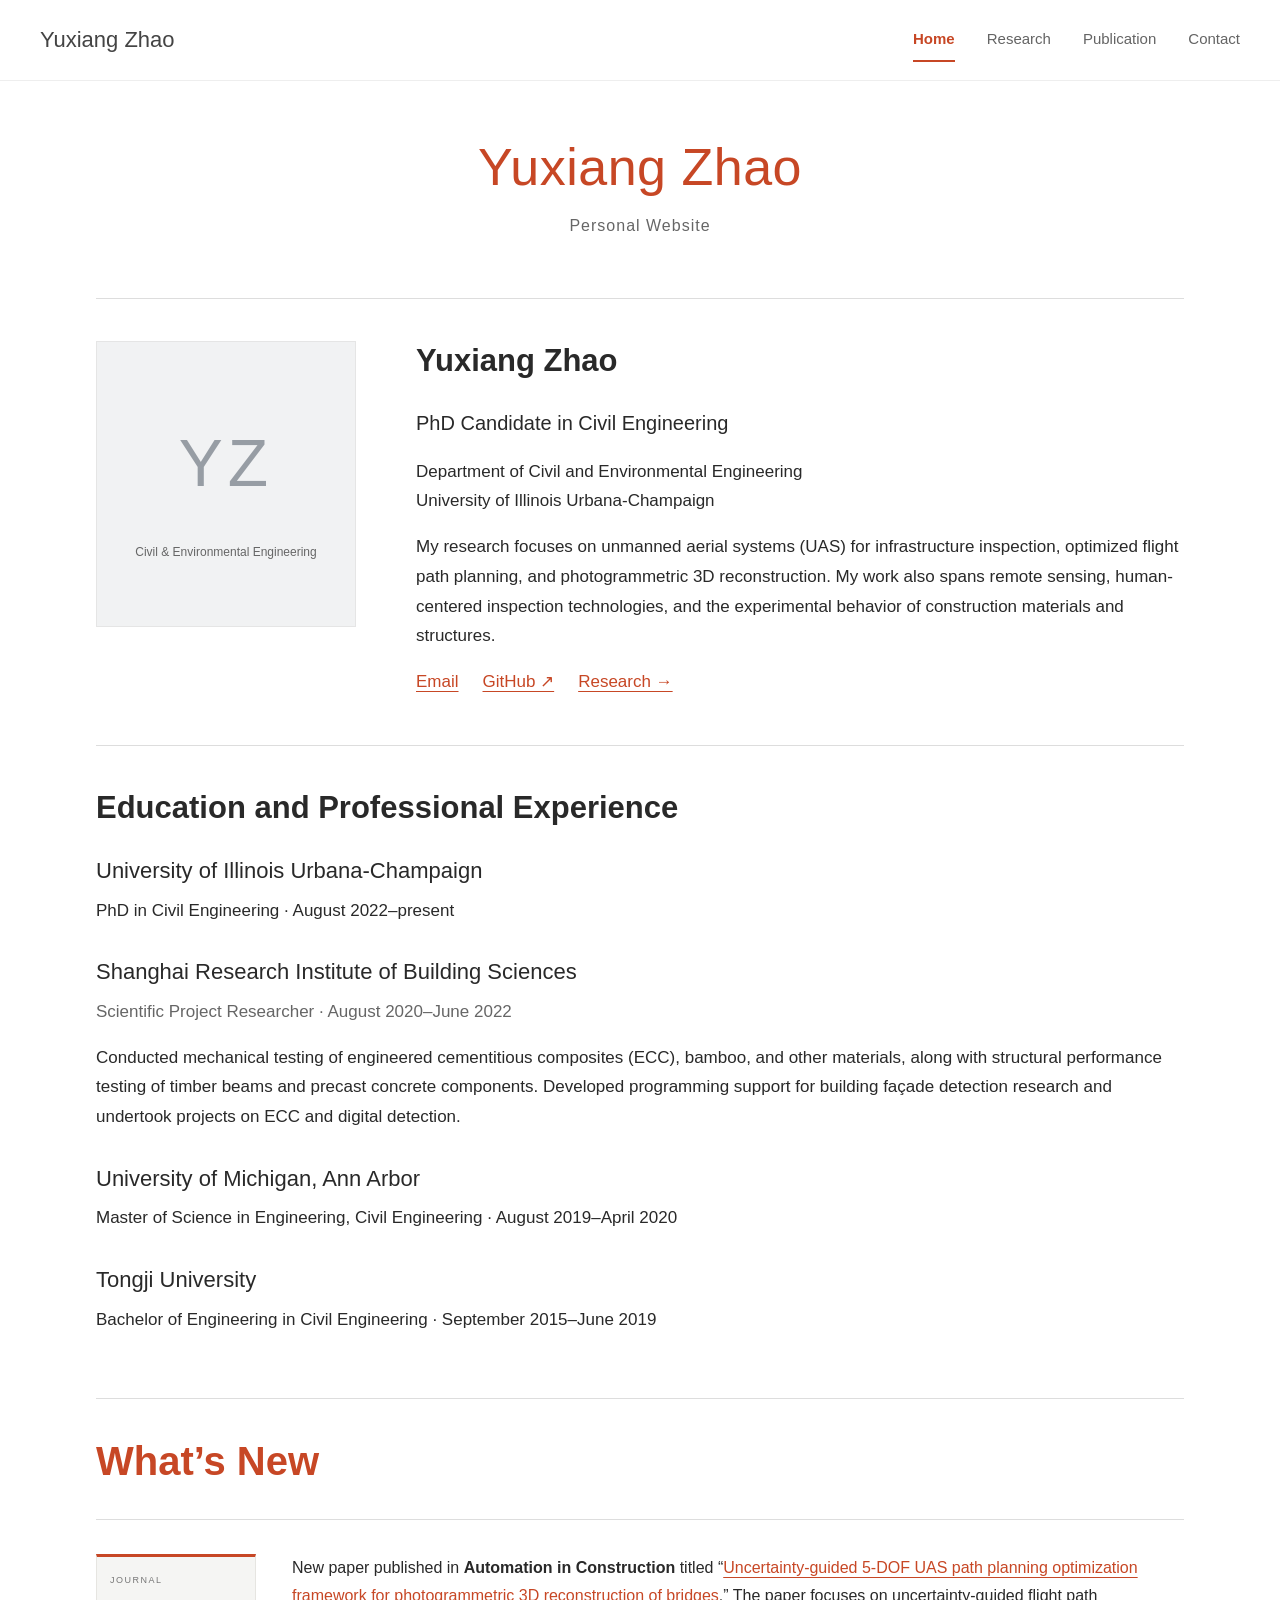
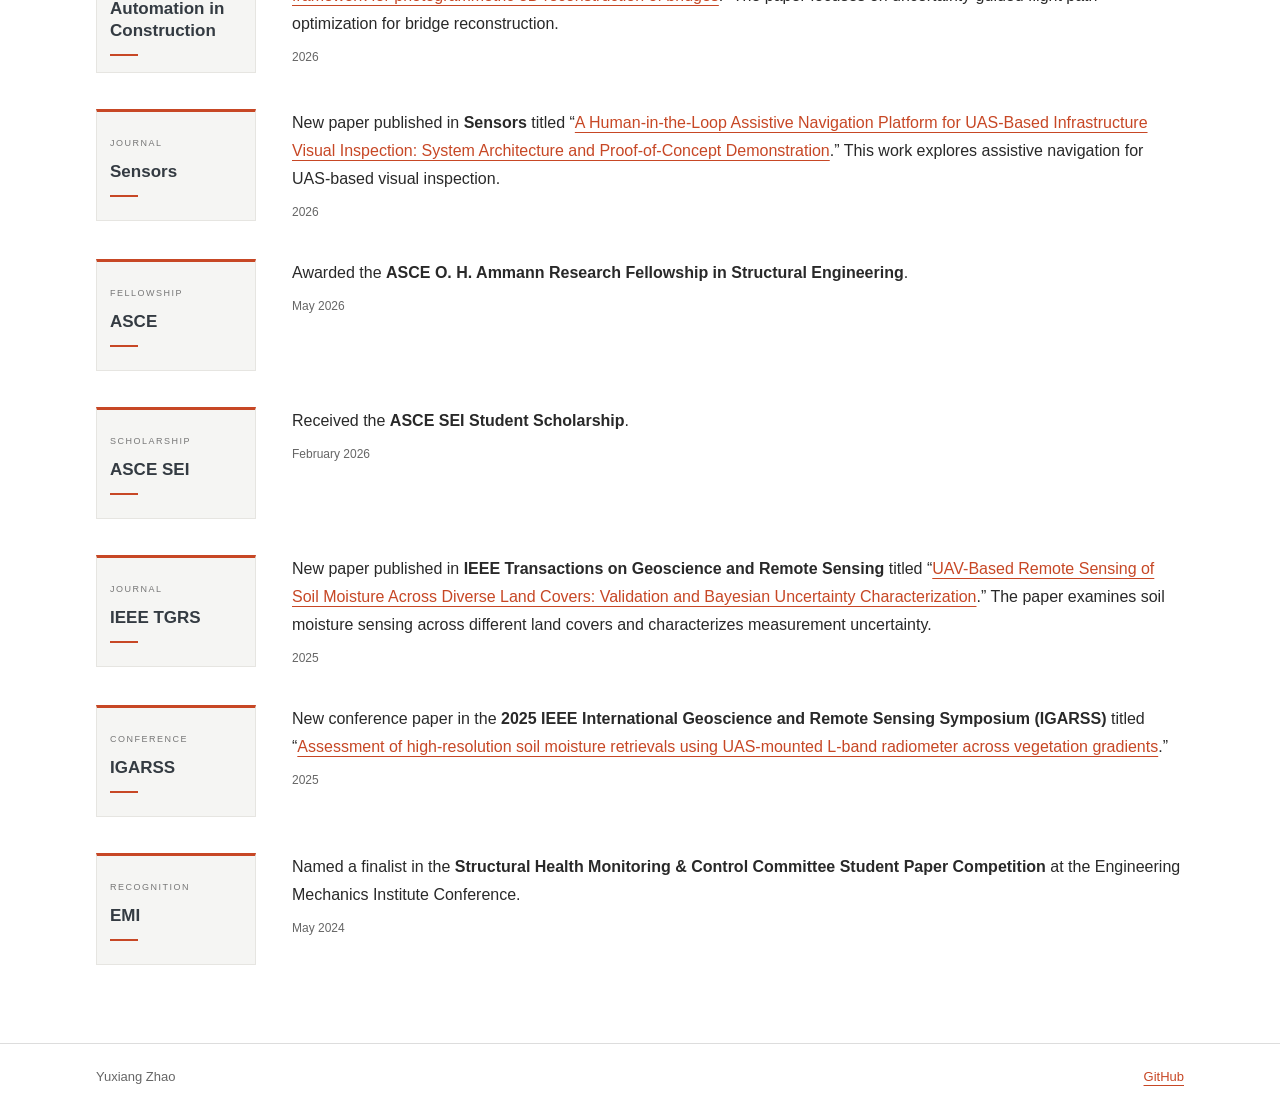
<file: index.html>
<!doctype html>
<html lang="en"><head><meta charset="utf-8"><meta name="viewport" content="width=device-width,initial-scale=1"><meta name="description" content="Yuxiang Zhao — home, research, publications, and contact."><meta name="theme-color" content="#ffffff"><title>Home | Yuxiang Zhao</title><link rel="stylesheet" href="styles.css?v=4"></head><body><a class="skip" href="#main">Skip to content</a><header><div class="header-inner"><a class="site-name" href="index.html">Yuxiang Zhao</a><nav aria-label="Main navigation"><a href="index.html" aria-current="page">Home</a><a href="research.html">Research</a><a href="publication.html">Publication</a><a href="contact.html">Contact</a></nav></div></header><main id="main" class="container"><div class="page-title"><h1>Yuxiang Zhao</h1><p>Personal Website</p></div><section class="introduction"><div class="portrait" role="img" aria-label="Yuxiang Zhao initials"><span>YZ</span><small>Civil &amp; Environmental Engineering</small></div><div><h2>Yuxiang Zhao</h2><p class="lead">PhD Candidate in Civil Engineering</p><p>Department of Civil and Environmental Engineering<br>University of Illinois Urbana-Champaign</p><p>My research focuses on unmanned aerial systems (UAS) for infrastructure inspection, optimized flight path planning, and photogrammetric 3D reconstruction. My work also spans remote sensing, human-centered inspection technologies, and the experimental behavior of construction materials and structures.</p><div class="profile-links"><a href="mailto:zhao132@illinois.edu">Email</a><a href="https://github.com/zhaoyx-uiuc">GitHub ↗</a><a href="research.html">Research →</a></div></div></section><section id="education-experience"><h2>Education and Professional Experience</h2><div class="record"><h3>University of Illinois Urbana-Champaign</h3><p>PhD in Civil Engineering · August 2022–present</p></div><div class="record"><h3>Shanghai Research Institute of Building Sciences</h3><p class="muted">Scientific Project Researcher · August 2020–June 2022</p><p>Conducted mechanical testing of engineered cementitious composites (ECC), bamboo, and other materials, along with structural performance testing of timber beams and precast concrete components. Developed programming support for building façade detection research and undertook projects on ECC and digital detection.</p></div><div class="record"><h3>University of Michigan, Ann Arbor</h3><p>Master of Science in Engineering, Civil Engineering · August 2019–April 2020</p></div><div class="record"><h3>Tongji University</h3><p>Bachelor of Engineering in Civil Engineering · September 2015–June 2019</p></div></section><section id="news" class="news-feed"><h2>What’s New</h2><div class="news-items"><article class="news-item"><div class="news-thumbnail" aria-hidden="true"><span>JOURNAL</span><strong>Automation in Construction</strong><i></i></div><div class="news-copy"><p>New paper published in <strong>Automation in Construction</strong> titled “<a href="publication.html">Uncertainty-guided 5-DOF UAS path planning optimization framework for photogrammetric 3D reconstruction of bridges</a>.” The paper focuses on uncertainty-guided flight path optimization for bridge reconstruction.</p><span class="news-date">2026</span></div></article><article class="news-item"><div class="news-thumbnail" aria-hidden="true"><span>JOURNAL</span><strong>Sensors</strong><i></i></div><div class="news-copy"><p>New paper published in <strong>Sensors</strong> titled “<a href="publication.html">A Human-in-the-Loop Assistive Navigation Platform for UAS-Based Infrastructure Visual Inspection: System Architecture and Proof-of-Concept Demonstration</a>.” This work explores assistive navigation for UAS-based visual inspection.</p><span class="news-date">2026</span></div></article><article class="news-item"><div class="news-thumbnail" aria-hidden="true"><span>FELLOWSHIP</span><strong>ASCE</strong><i></i></div><div class="news-copy"><p>Awarded the <strong>ASCE O. H. Ammann Research Fellowship in Structural Engineering</strong>.</p><span class="news-date">May 2026</span></div></article><article class="news-item"><div class="news-thumbnail" aria-hidden="true"><span>SCHOLARSHIP</span><strong>ASCE SEI</strong><i></i></div><div class="news-copy"><p>Received the <strong>ASCE SEI Student Scholarship</strong>.</p><span class="news-date">February 2026</span></div></article><article class="news-item"><div class="news-thumbnail" aria-hidden="true"><span>JOURNAL</span><strong>IEEE TGRS</strong><i></i></div><div class="news-copy"><p>New paper published in <strong>IEEE Transactions on Geoscience and Remote Sensing</strong> titled “<a href="publication.html">UAV-Based Remote Sensing of Soil Moisture Across Diverse Land Covers: Validation and Bayesian Uncertainty Characterization</a>.” The paper examines soil moisture sensing across different land covers and characterizes measurement uncertainty.</p><span class="news-date">2025</span></div></article><article class="news-item"><div class="news-thumbnail" aria-hidden="true"><span>CONFERENCE</span><strong>IGARSS</strong><i></i></div><div class="news-copy"><p>New conference paper in the <strong>2025 IEEE International Geoscience and Remote Sensing Symposium (IGARSS)</strong> titled “<a href="publication.html">Assessment of high-resolution soil moisture retrievals using UAS-mounted L-band radiometer across vegetation gradients</a>.”</p><span class="news-date">2025</span></div></article><article class="news-item"><div class="news-thumbnail" aria-hidden="true"><span>RECOGNITION</span><strong>EMI</strong><i></i></div><div class="news-copy"><p>Named a finalist in the <strong>Structural Health Monitoring &amp; Control Committee Student Paper Competition</strong> at the Engineering Mechanics Institute Conference.</p><span class="news-date">May 2024</span></div></article></div></section></main><footer><div class="container"><span>Yuxiang Zhao</span><a href="https://github.com/zhaoyx-uiuc">GitHub</a></div></footer></body></html>
</file>
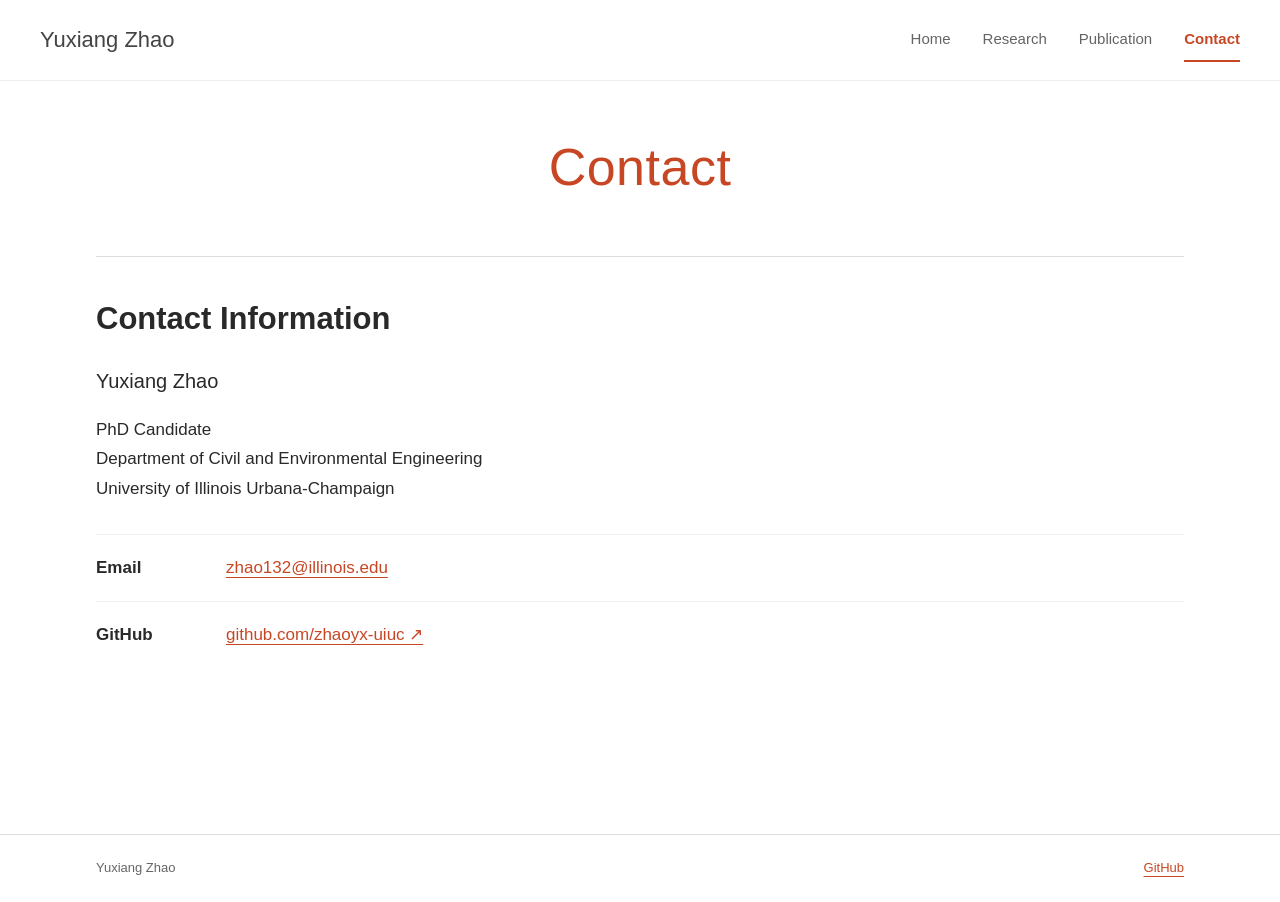
<file: contact.html>
<!doctype html>
<html lang="en"><head><meta charset="utf-8"><meta name="viewport" content="width=device-width,initial-scale=1"><meta name="description" content="Yuxiang Zhao — contact, research, publications, and contact."><meta name="theme-color" content="#ffffff"><title>Contact | Yuxiang Zhao</title><link rel="stylesheet" href="styles.css?v=3"></head><body><a class="skip" href="#main">Skip to content</a><header><div class="header-inner"><a class="site-name" href="index.html">Yuxiang Zhao</a><nav aria-label="Main navigation"><a href="index.html">Home</a><a href="research.html">Research</a><a href="publication.html">Publication</a><a href="contact.html" aria-current="page">Contact</a></nav></div></header><main id="main" class="container"><div class="page-title"><h1>Contact</h1></div><section><h2>Contact Information</h2><p class="lead">Yuxiang Zhao</p><p>PhD Candidate<br>Department of Civil and Environmental Engineering<br>University of Illinois Urbana-Champaign</p><dl class="contact-list"><div><dt>Email</dt><dd><a href="mailto:zhao132@illinois.edu">zhao132@illinois.edu</a></dd></div><div><dt>GitHub</dt><dd><a href="https://github.com/zhaoyx-uiuc">github.com/zhaoyx-uiuc ↗</a></dd></div></dl></section></main><footer><div class="container"><span>Yuxiang Zhao</span><a href="https://github.com/zhaoyx-uiuc">GitHub</a></div></footer></body></html>
</file>
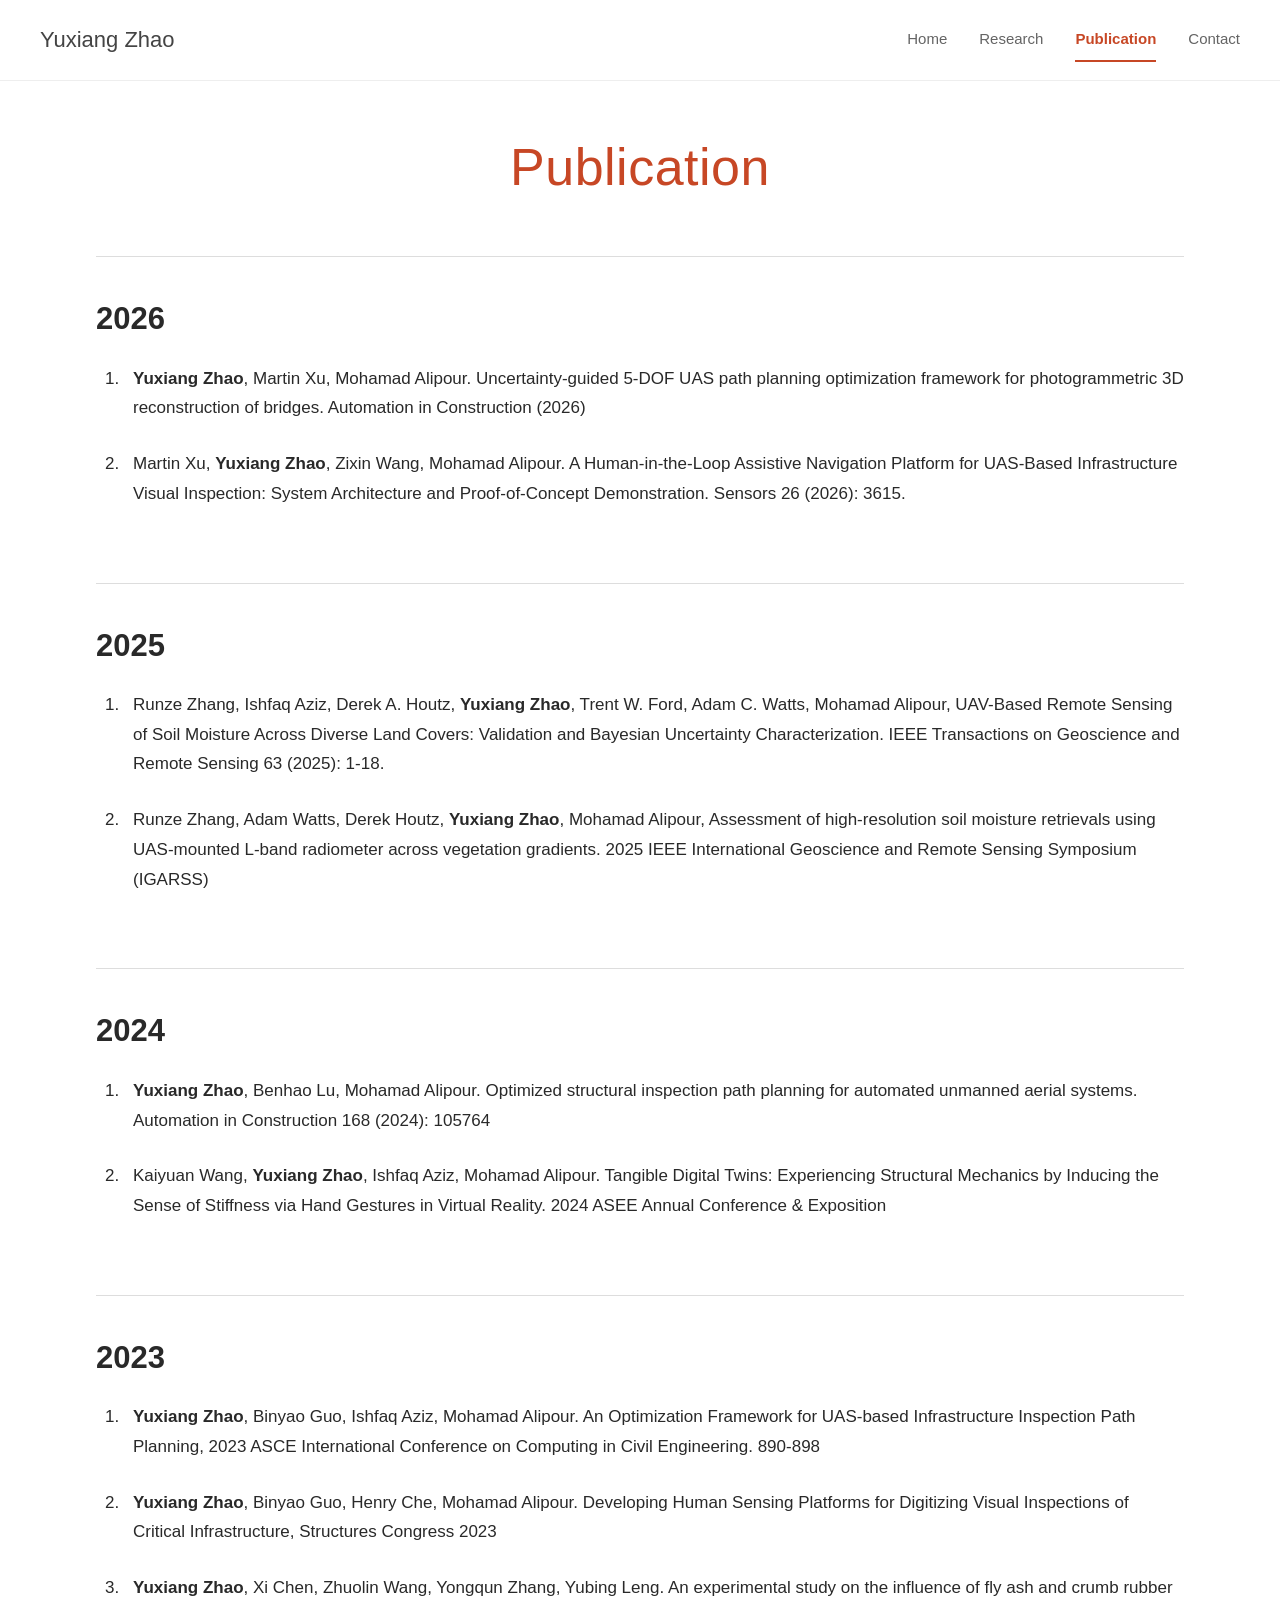
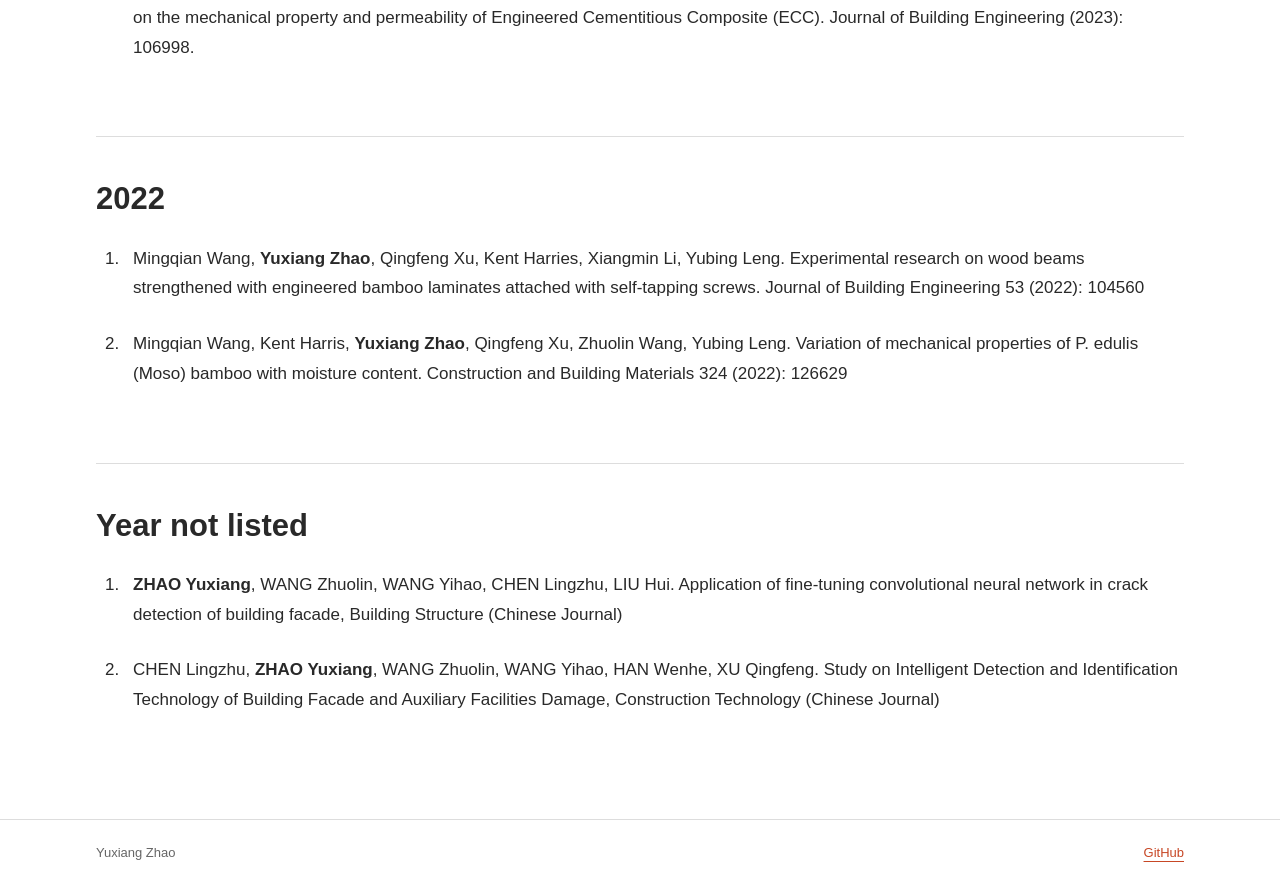
<file: publication.html>
<!doctype html>
<html lang="en"><head><meta charset="utf-8"><meta name="viewport" content="width=device-width,initial-scale=1"><meta name="description" content="Yuxiang Zhao — publication, research, publications, and contact."><meta name="theme-color" content="#ffffff"><title>Publication | Yuxiang Zhao</title><link rel="stylesheet" href="styles.css?v=3"></head><body><a class="skip" href="#main">Skip to content</a><header><div class="header-inner"><a class="site-name" href="index.html">Yuxiang Zhao</a><nav aria-label="Main navigation"><a href="index.html">Home</a><a href="research.html">Research</a><a href="publication.html" aria-current="page">Publication</a><a href="contact.html">Contact</a></nav></div></header><main id="main" class="container"><div class="page-title"><h1>Publication</h1></div><section><h2>2026</h2><ol class="publications"><li><strong>Yuxiang Zhao</strong>, Martin Xu, Mohamad Alipour. Uncertainty-guided 5-DOF UAS path planning optimization framework for photogrammetric 3D reconstruction of bridges. Automation in Construction (2026)</li><li>Martin Xu, <strong>Yuxiang Zhao</strong>, Zixin Wang, Mohamad Alipour. A Human-in-the-Loop Assistive Navigation Platform for UAS-Based Infrastructure Visual Inspection: System Architecture and Proof-of-Concept Demonstration. Sensors 26 (2026): 3615.</li></ol></section><section><h2>2025</h2><ol class="publications"><li>Runze Zhang, Ishfaq Aziz, Derek A. Houtz, <strong>Yuxiang Zhao</strong>, Trent W. Ford, Adam C. Watts, Mohamad Alipour, UAV-Based Remote Sensing of Soil Moisture Across Diverse Land Covers: Validation and Bayesian Uncertainty Characterization. IEEE Transactions on Geoscience and Remote Sensing 63 (2025): 1-18.</li><li>Runze Zhang, Adam Watts, Derek Houtz, <strong>Yuxiang Zhao</strong>, Mohamad Alipour, Assessment of high-resolution soil moisture retrievals using UAS-mounted L-band radiometer across vegetation gradients. 2025 IEEE International Geoscience and Remote Sensing Symposium (IGARSS)</li></ol></section><section><h2>2024</h2><ol class="publications"><li><strong>Yuxiang Zhao</strong>, Benhao Lu, Mohamad Alipour. Optimized structural inspection path planning for automated unmanned aerial systems. Automation in Construction 168 (2024): 105764</li><li>Kaiyuan Wang, <strong>Yuxiang Zhao</strong>, Ishfaq Aziz, Mohamad Alipour. Tangible Digital Twins: Experiencing Structural Mechanics by Inducing the Sense of Stiffness via Hand Gestures in Virtual Reality. 2024 ASEE Annual Conference &amp; Exposition</li></ol></section><section><h2>2023</h2><ol class="publications"><li><strong>Yuxiang Zhao</strong>, Binyao Guo, Ishfaq Aziz, Mohamad Alipour. An Optimization Framework for UAS-based Infrastructure Inspection Path Planning, 2023 ASCE International Conference on Computing in Civil Engineering. 890-898</li><li><strong>Yuxiang Zhao</strong>, Binyao Guo, Henry Che, Mohamad Alipour. Developing Human Sensing Platforms for Digitizing Visual Inspections of Critical Infrastructure, Structures Congress 2023</li><li><strong>Yuxiang Zhao</strong>, Xi Chen, Zhuolin Wang, Yongqun Zhang, Yubing Leng. An experimental study on the influence of fly ash and crumb rubber on the mechanical property and permeability of Engineered Cementitious Composite (ECC). Journal of Building Engineering (2023): 106998.</li></ol></section><section><h2>2022</h2><ol class="publications"><li>Mingqian Wang, <strong>Yuxiang Zhao</strong>, Qingfeng Xu, Kent Harries, Xiangmin Li, Yubing Leng. Experimental research on wood beams strengthened with engineered bamboo laminates attached with self-tapping screws. Journal of Building Engineering 53 (2022): 104560</li><li>Mingqian Wang, Kent Harris, <strong>Yuxiang Zhao</strong>, Qingfeng Xu, Zhuolin Wang, Yubing Leng. Variation of mechanical properties of P. edulis (Moso) bamboo with moisture content. Construction and Building Materials 324 (2022): 126629</li></ol></section><section><h2>Year not listed</h2><ol class="publications"><li><strong>ZHAO Yuxiang</strong>, WANG Zhuolin, WANG Yihao, CHEN Lingzhu, LIU Hui. Application of fine-tuning convolutional neural network in crack detection of building facade, Building Structure (Chinese Journal)</li><li>CHEN Lingzhu, <strong>ZHAO Yuxiang</strong>, WANG Zhuolin, WANG Yihao, HAN Wenhe, XU Qingfeng. Study on Intelligent Detection and Identification Technology of Building Facade and Auxiliary Facilities Damage, Construction Technology (Chinese Journal)</li></ol></section></main><footer><div class="container"><span>Yuxiang Zhao</span><a href="https://github.com/zhaoyx-uiuc">GitHub</a></div></footer></body></html>
</file>
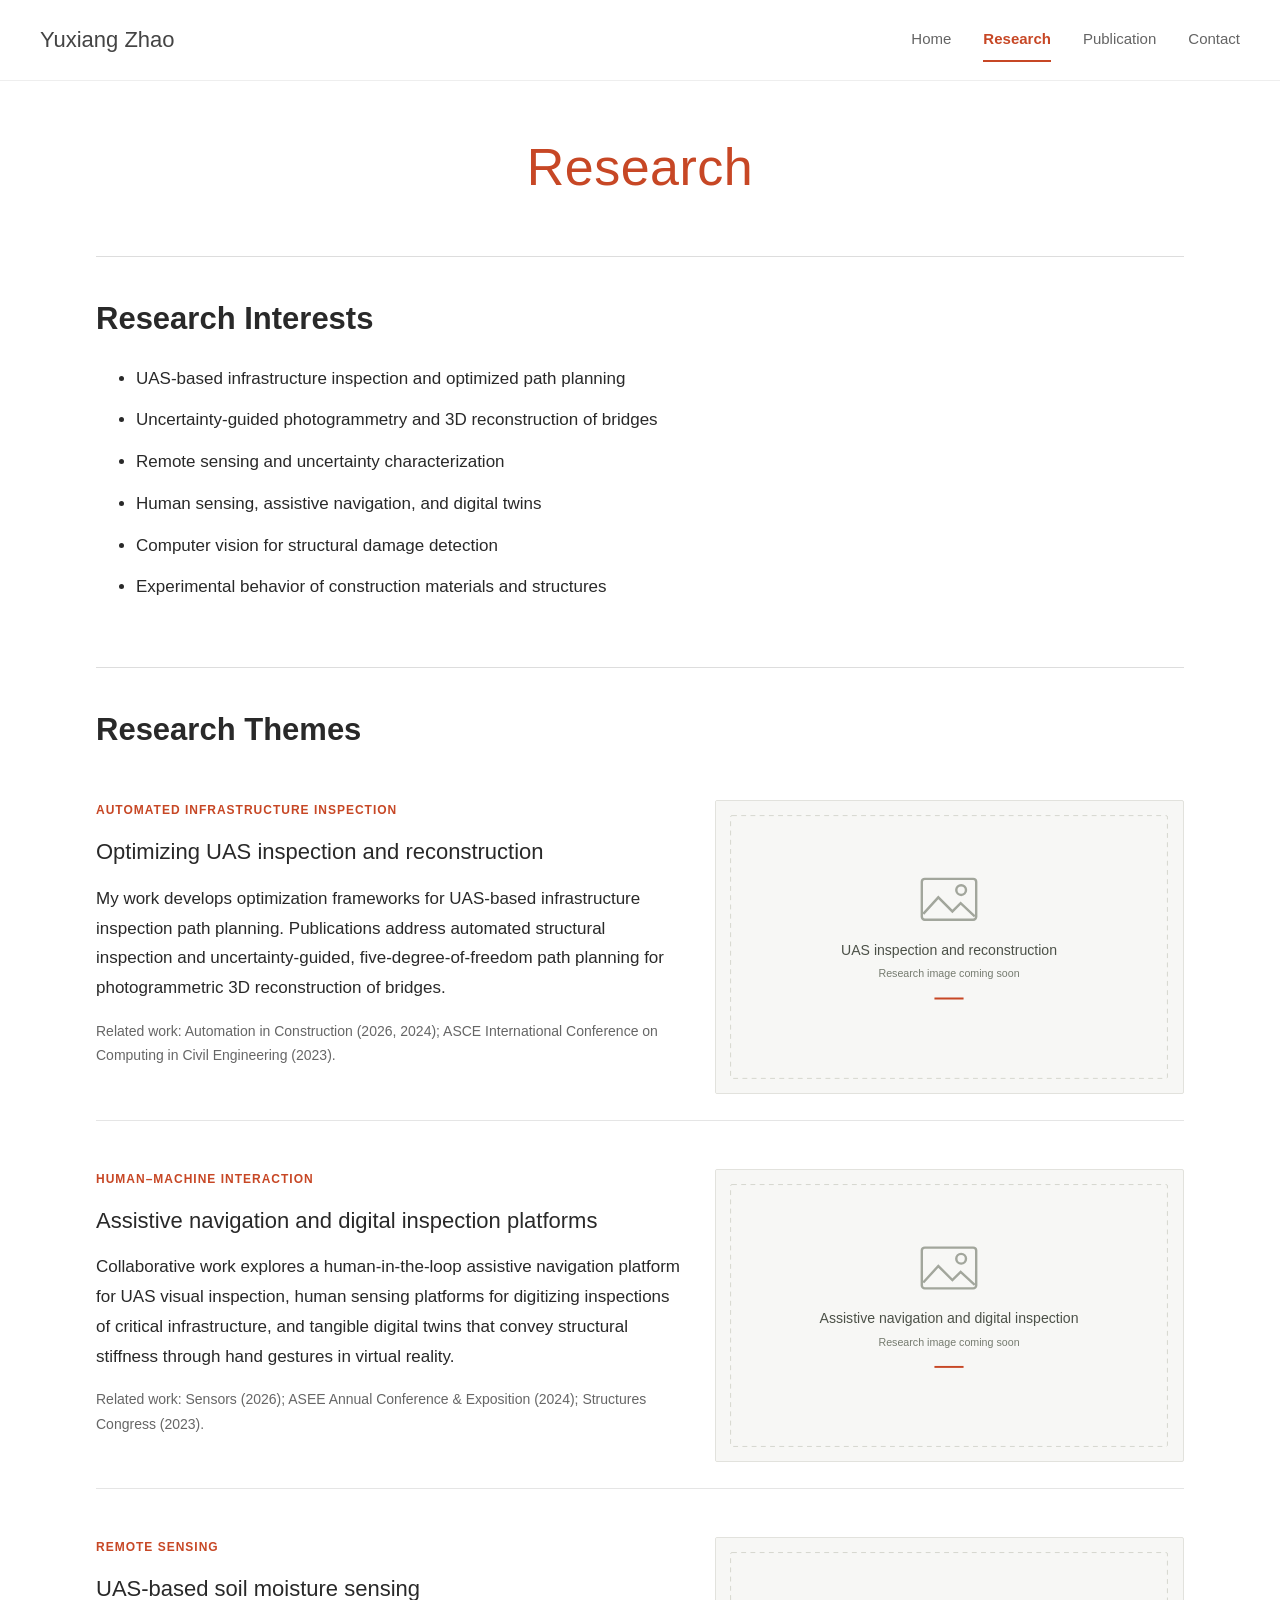
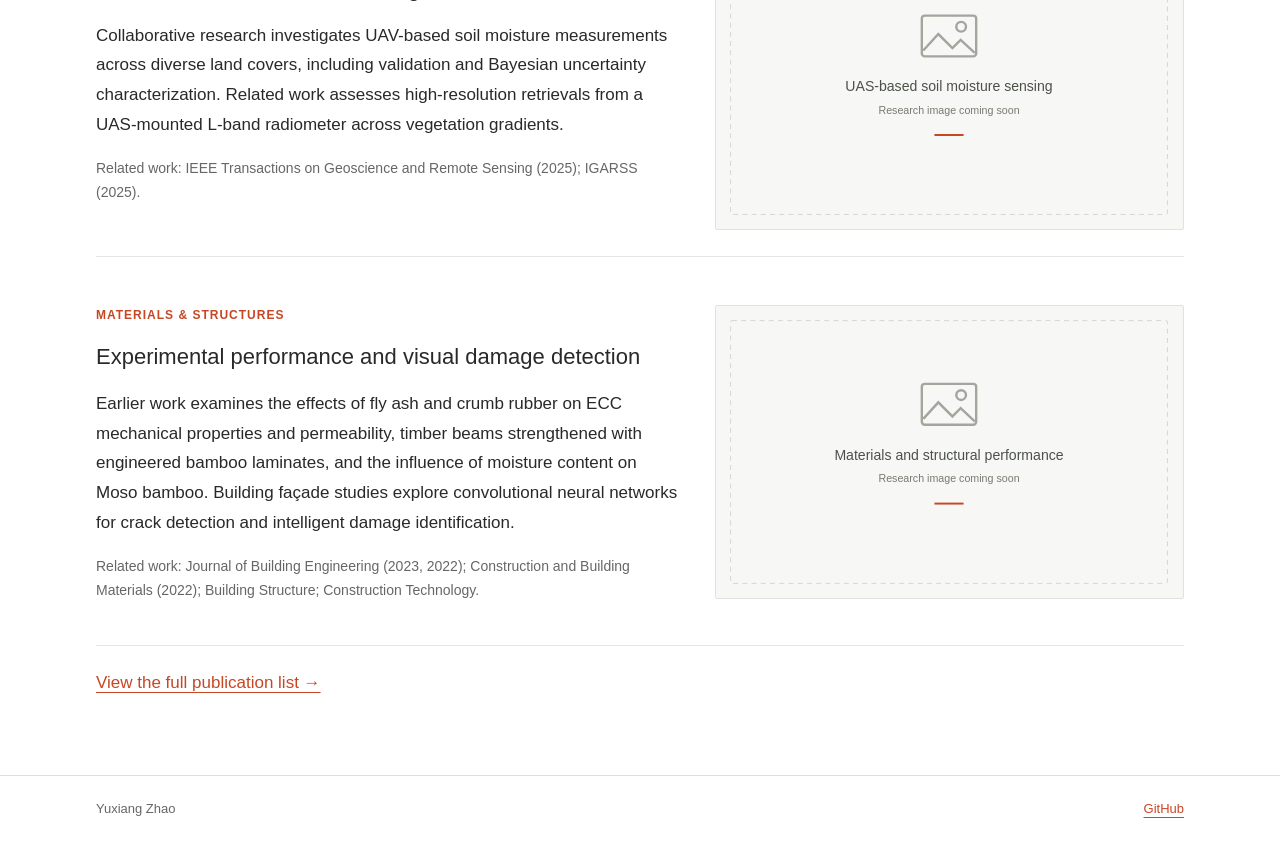
<file: research.html>
<!doctype html>
<html lang="en"><head><meta charset="utf-8"><meta name="viewport" content="width=device-width,initial-scale=1"><meta name="description" content="Yuxiang Zhao — research, research, publications, and contact."><meta name="theme-color" content="#ffffff"><title>Research | Yuxiang Zhao</title><link rel="stylesheet" href="styles.css?v=5"></head><body><a class="skip" href="#main">Skip to content</a><header><div class="header-inner"><a class="site-name" href="index.html">Yuxiang Zhao</a><nav aria-label="Main navigation"><a href="index.html">Home</a><a href="research.html" aria-current="page">Research</a><a href="publication.html">Publication</a><a href="contact.html">Contact</a></nav></div></header><main id="main" class="container"><div class="page-title"><h1>Research</h1></div><section><h2>Research Interests</h2><ul class="interests"><li>UAS-based infrastructure inspection and optimized path planning</li><li>Uncertainty-guided photogrammetry and 3D reconstruction of bridges</li><li>Remote sensing and uncertainty characterization</li><li>Human sensing, assistive navigation, and digital twins</li><li>Computer vision for structural damage detection</li><li>Experimental behavior of construction materials and structures</li></ul></section><section><h2>Research Themes</h2><article class="research-topic research-topic-with-image"><div class="research-topic-text"><span class="topic-label">AUTOMATED INFRASTRUCTURE INSPECTION</span><h3>Optimizing UAS inspection and reconstruction</h3><p>My work develops optimization frameworks for UAS-based infrastructure inspection path planning. Publications address automated structural inspection and uncertainty-guided, five-degree-of-freedom path planning for photogrammetric 3D reconstruction of bridges.</p><p class="related">Related work: Automation in Construction (2026, 2024); ASCE International Conference on Computing in Civil Engineering (2023).</p></div><figure class="research-figure"><img src="images/uas-inspection.svg" alt="Image placeholder for UAS inspection and reconstruction" width="960" height="600" loading="lazy"></figure></article><article class="research-topic research-topic-with-image"><div class="research-topic-text"><span class="topic-label">HUMAN–MACHINE INTERACTION</span><h3>Assistive navigation and digital inspection platforms</h3><p>Collaborative work explores a human-in-the-loop assistive navigation platform for UAS visual inspection, human sensing platforms for digitizing inspections of critical infrastructure, and tangible digital twins that convey structural stiffness through hand gestures in virtual reality.</p><p class="related">Related work: Sensors (2026); ASEE Annual Conference &amp; Exposition (2024); Structures Congress (2023).</p></div><figure class="research-figure"><img src="images/assistive-navigation.svg" alt="Image placeholder for Assistive navigation and digital inspection" width="960" height="600" loading="lazy"></figure></article><article class="research-topic research-topic-with-image"><div class="research-topic-text"><span class="topic-label">REMOTE SENSING</span><h3>UAS-based soil moisture sensing</h3><p>Collaborative research investigates UAV-based soil moisture measurements across diverse land covers, including validation and Bayesian uncertainty characterization. Related work assesses high-resolution retrievals from a UAS-mounted L-band radiometer across vegetation gradients.</p><p class="related">Related work: IEEE Transactions on Geoscience and Remote Sensing (2025); IGARSS (2025).</p></div><figure class="research-figure"><img src="images/soil-moisture.svg" alt="Image placeholder for UAS-based soil moisture sensing" width="960" height="600" loading="lazy"></figure></article><article class="research-topic research-topic-with-image"><div class="research-topic-text"><span class="topic-label">MATERIALS &amp; STRUCTURES</span><h3>Experimental performance and visual damage detection</h3><p>Earlier work examines the effects of fly ash and crumb rubber on ECC mechanical properties and permeability, timber beams strengthened with engineered bamboo laminates, and the influence of moisture content on Moso bamboo. Building façade studies explore convolutional neural networks for crack detection and intelligent damage identification.</p><p class="related">Related work: Journal of Building Engineering (2023, 2022); Construction and Building Materials (2022); Building Structure; Construction Technology.</p></div><figure class="research-figure"><img src="images/materials-structures.svg" alt="Image placeholder for Materials and structural performance" width="960" height="600" loading="lazy"></figure></article><a href="publication.html">View the full publication list →</a></section></main><footer><div class="container"><span>Yuxiang Zhao</span><a href="https://github.com/zhaoyx-uiuc">GitHub</a></div></footer></body></html>
</file>
<file: styles.css>
:root{--accent:#c74725;--ink:#292929;--muted:#666;--line:#ddd;--soft:#f6f6f6}*{box-sizing:border-box}body{margin:0;background:#fff;color:var(--ink);font-family:Arial,Helvetica,sans-serif;font-size:17px;line-height:1.75}a{color:var(--accent);text-underline-offset:4px}a:hover{text-decoration:underline}a:focus-visible{outline:3px solid var(--accent);outline-offset:5px}header{border-bottom:1px solid #eee;background:white}.header-inner{max-width:1320px;margin:auto;min-height:80px;padding:16px 40px;display:flex;align-items:center;justify-content:space-between;gap:24px}.site-name{font-size:22px;font-weight:400;color:#444;text-decoration:none;white-space:nowrap}nav{display:flex;gap:32px;align-items:center}nav a{color:#646464;text-decoration:none;font-size:15px;padding:8px 0;border-bottom:2px solid transparent}nav a[aria-current=page]{color:var(--accent);border-bottom-color:var(--accent);font-weight:600}.container{max-width:1160px;margin:auto;padding:0 36px}main{min-height:calc(100vh - 177px)}.page-title{text-align:center;padding:55px 0 58px}.page-title h1{font-weight:500;font-size:52px;letter-spacing:.5px;line-height:1.2;color:var(--accent);margin:0}.page-title p{margin:14px 0 0;font-size:16px;letter-spacing:1px;color:var(--muted)}section{border-top:1px solid var(--line);padding:42px 0 48px}h2{font-size:31px;line-height:1.3;font-weight:600;margin:0 0 24px}h3{font-size:22px;margin:0 0 12px;font-weight:500}p{margin:0 0 16px}.muted{color:var(--muted)}.introduction{display:grid;grid-template-columns:260px 1fr;gap:60px;align-items:center}.portrait{aspect-ratio:1/1.1;display:flex;flex-direction:column;align-items:center;justify-content:center;gap:20px;background:#f1f2f3;border:1px solid #e5e5e5}.portrait span{font-size:66px;font-weight:300;letter-spacing:5px;color:#979da4}.portrait small{font-size:12px;color:#666}.lead{font-size:20px}.text-link{display:inline-block;margin-top:8px}.news-row{display:grid;grid-template-columns:130px 1fr;gap:25px}.news-label{color:var(--accent);font-weight:600}.news-row p{margin:0}.empty-state{background:var(--soft);padding:28px 30px;border-left:3px solid var(--accent)}.empty-state p{margin:0;color:var(--muted)}.contact-list{margin:30px 0 0}.contact-list>div{display:grid;grid-template-columns:110px 1fr;padding:18px 0;border-top:1px solid #eee;gap:20px}dt{font-weight:600}dd{margin:0;overflow-wrap:anywhere}footer{border-top:1px solid var(--line);color:var(--muted);font-size:13px;margin-top:30px}footer .container{display:flex;justify-content:space-between;gap:20px;padding-top:22px;padding-bottom:22px}.skip{position:absolute;top:-100px;left:15px;background:white;padding:10px;z-index:10}.skip:focus{top:10px}@media(min-width:1500px){.page-title{padding:70px 0}}@media(max-width:700px){.header-inner{padding:18px 22px;flex-direction:column;gap:10px;align-items:flex-start}nav{gap:24px;flex-wrap:wrap}nav a{font-size:14px}.container{padding:0 24px}.page-title{padding:38px 0}.page-title h1{font-size:39px}.introduction{grid-template-columns:1fr;gap:30px}.portrait{width:210px;aspect-ratio:1}h2{font-size:27px}section{padding:30px 0 35px}.news-row{grid-template-columns:1fr;gap:5px}.contact-list>div{grid-template-columns:1fr;gap:3px}}@media(prefers-reduced-motion:reduce){*{scroll-behavior:auto}}
.profile-links{display:flex;gap:24px;flex-wrap:wrap}.news-row+.news-row{margin-top:22px}.record+.record{margin-top:28px}.record h3{margin-bottom:5px}.skills{margin:0}.skills>div{display:grid;grid-template-columns:240px 1fr;gap:24px;padding:15px 0;border-bottom:1px solid #eee}.awards li,.interests li{margin-bottom:12px}.research-topic{padding:26px 0;border-bottom:1px solid #e5e5e5;margin-bottom:22px}.topic-label{color:var(--accent);font-size:12px;letter-spacing:1px;font-weight:600;display:block;margin-bottom:12px}.related{font-size:14px;color:var(--muted)}.publications{padding-left:28px;margin:0}.publications li{padding-left:9px;margin-bottom:26px;overflow-wrap:anywhere}.portrait small{text-align:center;padding:0 16px}.introduction{align-items:start}@media(max-width:700px){.skills>div{grid-template-columns:1fr;gap:5px}.publications{padding-left:22px}}
/* News layout inspired by the reference academic website. */
.news-feed{padding-top:36px}.news-feed>h2{color:var(--accent);font-size:40px;font-weight:600;padding-bottom:32px;border-bottom:1px solid var(--line);margin-bottom:34px}.news-items{display:grid;gap:36px}.news-item{display:grid;grid-template-columns:160px minmax(0,1fr);gap:36px;align-items:start}.news-thumbnail{min-height:112px;padding:16px 13px;background:#f5f5f3;border:1px solid #e6e5e1;border-top:3px solid var(--accent);display:flex;flex-direction:column;justify-content:center;color:#343b42}.news-thumbnail>span{font-size:9px;letter-spacing:1.5px;color:#777;margin-bottom:9px}.news-thumbnail>strong{font-size:17px;line-height:1.3;font-weight:600}.news-thumbnail>i{display:block;width:28px;height:2px;background:var(--accent);margin-top:12px}.news-copy p{font-size:16px;line-height:1.75;margin:0}.news-copy a{color:var(--accent);text-decoration:underline}.news-date{display:block;font-size:12px;color:var(--muted);margin-top:9px}.news-copy strong{font-weight:600}@media(max-width:700px){.news-feed>h2{font-size:32px;padding-bottom:24px}.news-item{grid-template-columns:108px minmax(0,1fr);gap:18px}.news-thumbnail{min-height:100px;padding:12px 9px}.news-thumbnail>strong{font-size:14px}.news-thumbnail>span{font-size:8px;letter-spacing:.6px}}@media(max-width:420px){.news-item{grid-template-columns:1fr;gap:15px}.news-thumbnail{width:145px;min-height:90px}.news-items{gap:32px}}

.research-topic-with-image{display:grid;grid-template-columns:minmax(0,1.25fr) minmax(0,1fr);gap:32px;align-items:start}.research-figure{margin:0}.research-figure img{display:block;width:100%;height:auto;aspect-ratio:8/5;object-fit:contain;background:#f7f7f5;border:1px solid #e2e2dd;border-radius:2px}@media(max-width:800px){.research-topic-with-image{grid-template-columns:1fr;gap:18px}.research-figure{max-width:600px;width:100%}}
</file>
